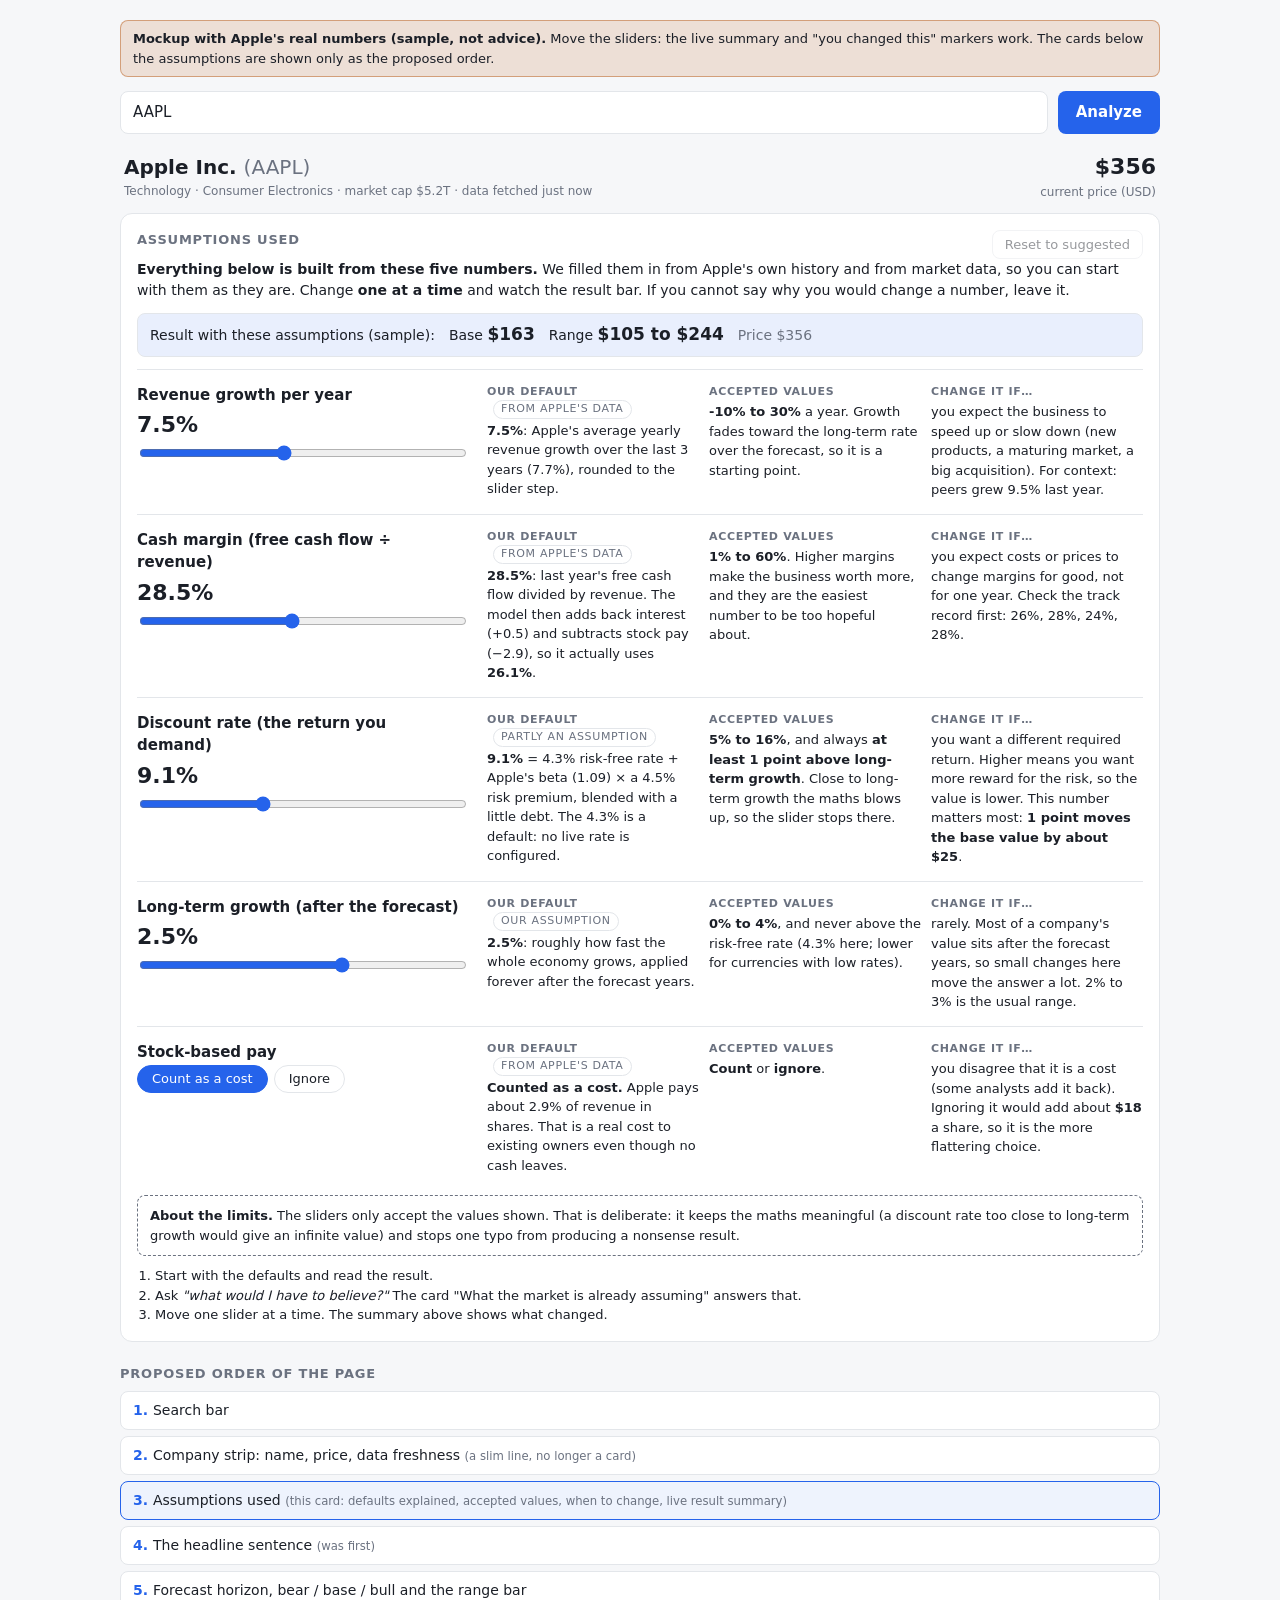
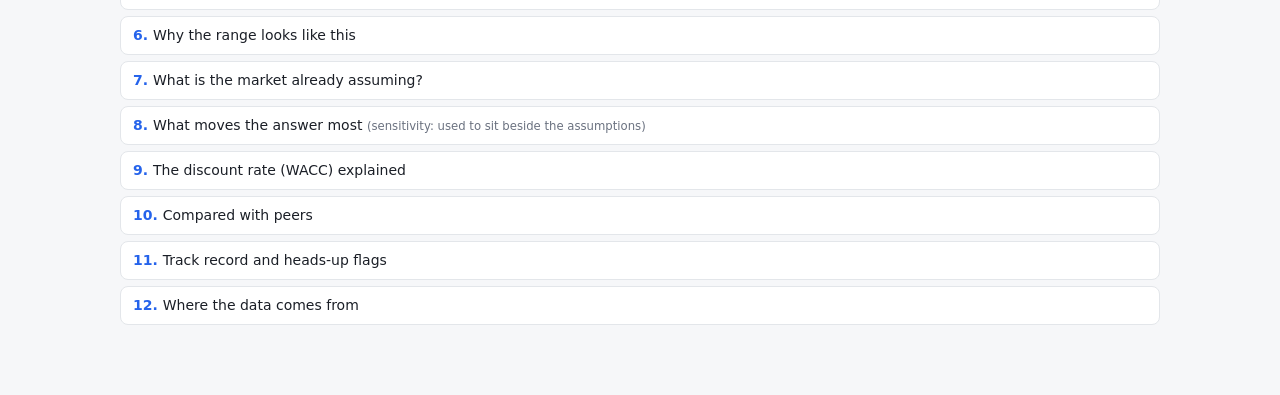
<file: docs/mockups/assumptions-first-mockup.html>
<!doctype html>
<html lang="en"><head><meta charset="utf-8"><meta name="viewport" content="width=device-width, initial-scale=1">
<title>Assumptions-first mockup</title>
<style>
  :root { --bg:#f6f7f9; --card:#fff; --ink:#1b1f27; --muted:#6b7280; --line:#e3e6ea; --accent:#2563eb; --good:#15803d; --bad:#b91c1c; --warn:#b45309; }
  @media (prefers-color-scheme: dark) {
    :root { --bg:#0f1217; --card:#171b22; --ink:#e8eaee; --muted:#9aa3b2; --line:#2a303a; --accent:#6ea0ff; --good:#4ade80; --bad:#f87171; --warn:#fbbf24; }
  }
  * { box-sizing:border-box; }
  [hidden] { display:none !important; }
  body { margin:0; padding:20px 16px 64px; background:var(--bg); color:var(--ink); font:15px/1.5 system-ui,-apple-system,Segoe UI,sans-serif; }
  .wrap { max-width:1040px; margin:0 auto; }
  .banner { background:color-mix(in srgb,var(--warn) 14%,transparent); border:1px solid color-mix(in srgb,var(--warn) 45%,transparent); border-radius:8px; padding:8px 12px; font-size:13px; margin-bottom:16px; }
  .top { display:flex; gap:10px; flex-wrap:wrap; align-items:center; margin-bottom:14px; }
  .top .box { flex:1; min-width:140px; border:1px solid var(--line); background:var(--card); border-radius:8px; padding:9px 12px; }
  .btn { background:var(--accent); color:#fff; border-radius:8px; padding:9px 16px; font-weight:600; }
  .card { background:var(--card); border:1px solid var(--line); border-radius:12px; padding:16px; margin-bottom:16px; }
  .row { display:grid; grid-template-columns:1fr 1fr; gap:16px; }
  @media (max-width:820px){ .row{ grid-template-columns:1fr; } }
  h1 { font-size:20px; margin:0; } h2 { font-size:13px; letter-spacing:.06em; text-transform:uppercase; color:var(--muted); margin:0 0 10px; font-weight:600; }
  .muted { color:var(--muted); } .small { font-size:12px; }
  .head { display:flex; justify-content:space-between; align-items:flex-start; gap:12px; flex-wrap:wrap; }
  .price { text-align:right; } .price b { font-size:22px; }
  .tag { display:inline-block; font-size:11px; padding:1px 8px; border-radius:999px; border:1px solid var(--line); color:var(--muted); margin-right:4px; }
  .pills { display:flex; gap:6px; flex-wrap:wrap; }
  .pills button { font:inherit; font-size:13px; border:1px solid var(--line); background:transparent; color:var(--ink); border-radius:999px; padding:3px 14px; cursor:pointer; }
  .pills button.on { background:var(--accent); border-color:var(--accent); color:#fff; }
  .mb { font:inherit; font-size:13px; border:1px solid var(--line); background:var(--card); color:var(--ink); border-radius:8px; padding:4px 12px; cursor:pointer; }
  .mb[disabled] { opacity:.45; cursor:default; }
  .scen { display:grid; grid-template-columns:repeat(3,1fr); gap:8px; }
  .scen div { border:1px solid var(--line); border-radius:8px; padding:10px; }
  .scen .base { border-color:var(--accent); }
  .scen b { display:block; font-size:22px; } .scen small { color:var(--muted); display:block; font-size:12px; }
  .bar { position:relative; height:30px; background:var(--line); border-radius:6px; margin:30px 0 6px; }
  .bar .rng { position:absolute; top:0; bottom:0; background:color-mix(in srgb,var(--accent) 28%,transparent); border:2px solid var(--accent); border-radius:6px; }
  .bar .mid { position:absolute; top:-3px; bottom:-3px; width:2px; background:var(--accent); }
  .bar .px { position:absolute; top:-10px; bottom:-10px; width:2px; background:var(--ink); }
  .bar .px span { position:absolute; top:-18px; left:-30px; font-size:11px; white-space:nowrap; }
  .scale { display:flex; justify-content:space-between; gap:8px; font-size:12px; color:var(--muted); }
  .verdict { margin-top:12px; padding:10px 12px; border-radius:8px; border:1px solid var(--line); background:color-mix(in srgb,var(--accent) 8%,transparent); }
  .takeaway { border-left:4px solid var(--accent); font-size:16px; }
  .takeaway .fine { display:block; margin-top:6px; font-size:12px; color:var(--muted); }
  .sl { display:grid; grid-template-columns:150px 1fr 56px; gap:8px; align-items:center; margin:8px 0; font-size:14px; }
  input[type=range] { width:100%; accent-color:var(--accent); }
  .sl .val { text-align:right; font-variant-numeric:tabular-nums; }
  .sbc { display:flex; justify-content:space-between; gap:12px; align-items:center; flex-wrap:wrap; margin:12px 0 4px; font-size:14px; }
  .hint { font-size:11px; color:var(--muted); display:block; font-weight:400; }
  .tor { display:grid; grid-template-columns:120px 1fr; gap:8px 10px; align-items:center; font-size:13px; }
  .tor .t { position:relative; height:18px; background:var(--line); border-radius:3px; }
  .tor .t i { position:absolute; top:0; bottom:0; background:var(--accent); opacity:.75; border-radius:3px; }
  .tor .t u { position:absolute; top:-3px; bottom:-3px; width:2px; background:var(--ink); }
  .tor .t em { position:absolute; top:0; font-style:normal; font-size:10px; line-height:18px; color:var(--ink); }
  .hist { display:grid; grid-template-columns:repeat(4,1fr); gap:20px; margin-top:12px; }
  .hist .col { text-align:center; min-width:0; }
  .hist .plot { height:90px; display:flex; align-items:flex-end; justify-content:center; border-bottom:1px solid var(--line); }
  .hist .plot i { display:block; width:60%; background:var(--accent); opacity:.75; border-radius:3px 3px 0 0; }
  .hist .lab { margin-top:10px; font-size:12px; line-height:1.6; color:var(--muted); }
  .hist .lab b { display:block; color:var(--ink); font-size:14px; }
  .explain { background:color-mix(in srgb,var(--accent) 7%,transparent); border:1px solid var(--line); border-radius:8px; padding:12px 14px; margin-bottom:14px; }
  .calc { display:grid; grid-template-columns:1fr auto; gap:4px 16px; font-size:14px; margin:8px 0; }
  .calc .r { text-align:right; font-variant-numeric:tabular-nums; }
  .calc .tot { font-weight:600; border-top:1px solid var(--line); padding-top:6px; }
  .chips { display:flex; flex-wrap:wrap; gap:6px; margin-bottom:12px; }
  .chip { border:1px solid var(--line); border-radius:999px; padding:2px 10px; font-size:12px; }
  .chip.add { border-style:dashed; color:var(--muted); }
  .peer td.me, .peer th.me { background:color-mix(in srgb,var(--accent) 9%,transparent); }
  .peer td { white-space:nowrap; }
  .scroll { overflow-x:auto; }
  table { border-collapse:collapse; width:100%; font-size:13px; }
  th, td { text-align:left; padding:7px 8px; border-bottom:1px solid var(--line); vertical-align:top; }
  th { color:var(--muted); font-weight:500; font-size:12px; }
  .peer td:first-child, .peer th:first-child { position:sticky; left:0; background:var(--card); z-index:1; }
  .ok { color:var(--good); } .mid-c { color:var(--warn); } .no { color:var(--bad); }
  .flags { padding-left:18px; margin:0; } .flags li { margin:6px 0; }
  /* implied growth */
  .big { font-size:34px; font-weight:700; line-height:1.1; }
  .cmp { display:grid; grid-template-columns:150px 1fr 48px; gap:6px 10px; align-items:center; font-size:13px; margin-top:10px; }
  .cmp .t { height:14px; background:var(--line); border-radius:3px; position:relative; }
  .cmp .t i { position:absolute; left:0; top:0; bottom:0; background:var(--accent); opacity:.75; border-radius:3px; }
  .cmp .t i.hl { background:var(--warn); opacity:.9; }
  .cmp .v { text-align:right; font-variant-numeric:tabular-nums; }
  /* glossary tooltips */
  .term { border-bottom:1px dotted var(--muted); cursor:help; position:relative; }
  .term:hover::after, .term:focus::after { content:attr(data-tip); position:absolute; left:0; top:100%; margin-top:6px; width:max-content; max-width:min(260px,78vw); background:var(--ink); color:var(--bg); padding:8px 10px; border-radius:8px; font-size:12px; line-height:1.45; font-weight:400; text-transform:none; letter-spacing:0; z-index:30; box-shadow:0 4px 14px rgba(0,0,0,.25); white-space:normal; text-align:left; }
  /* mock controls + states */
  .state ul { margin:6px 0 0; padding-left:18px; } .state li { margin:4px 0; }
  .state h1 { margin-bottom:6px; }
  .sk { height:18px; border-radius:6px; margin:10px 0; background:linear-gradient(90deg,var(--line) 25%,color-mix(in srgb,var(--line) 40%,transparent) 50%,var(--line) 75%); background-size:200% 100%; animation:sh 1.3s linear infinite; }
  @keyframes sh { from{background-position:200% 0} to{background-position:-200% 0} }
  @media (prefers-reduced-motion: reduce){ .sk{ animation:none; } }
  /* phone preview */

  /* ---- phone-width layout ---- */
  @media (max-width:560px){
    body { padding:12px 12px 48px; }
    .card { padding:14px; }
    .head .price { text-align:left; }
    .sl { grid-template-columns:1fr auto; }
    .sl label { grid-column:1; } .sl .val { grid-column:2; grid-row:1; } .sl input { grid-column:1 / -1; }
    .scen { gap:6px; } .scen div { padding:8px; } .scen b { font-size:18px; } .scen small { font-size:11px; }
    .tor { grid-template-columns:92px 1fr; }
    .hist { grid-template-columns:repeat(2,1fr); gap:16px 14px; }
    .cmp { grid-template-columns:110px 1fr 44px; }
    .calc { grid-template-columns:1fr auto; }
    .big { font-size:28px; }
    .takeaway { font-size:15px; }
    .scale { flex-direction:column; gap:2px; }
  }

/* ---- app additions ---- */
.search { display:flex; gap:10px; margin-bottom:14px; }
.search input { flex:1; min-width:0; font:inherit; border:1px solid var(--line); background:var(--card); color:var(--ink); border-radius:8px; padding:9px 12px; }
.search button { font:inherit; font-weight:600; border:0; background:var(--accent); color:#fff; border-radius:8px; padding:9px 18px; cursor:pointer; }
.fresh { font-size:12px; color:var(--muted); align-self:center; }
.scen .scen-card { border:1px solid var(--line); border-radius:8px; padding:10px; }
.scen .scen-card.base { border-color:var(--accent); }
.visually-hidden { position:absolute; width:1px; height:1px; overflow:hidden; clip:rect(0 0 0 0); white-space:nowrap; }

.chip button { border:0; background:none; color:var(--muted); cursor:pointer; padding:0 0 0 4px; font:inherit; }
.chip.add { cursor:pointer; background:none; font:inherit; font-size:12px; color:var(--muted); }
.peer-input { font:inherit; border:1px solid var(--line); background:var(--card); color:var(--ink); border-radius:8px; padding:6px 10px; margin-bottom:8px; }

/* data-sources table on phones: one block per input instead of three cramped columns */
@media (max-width:560px){
  #sources table, #sources tbody, #sources tr, #sources td { display:block; width:100%; }
  #sources tr:first-child { display:none; }
  #sources tr { padding:8px 0; border-bottom:1px solid var(--line); }
  #sources td { border:0; padding:2px 0; }
  #sources td:first-child { font-weight:600; }
}

.mockbanner { background:color-mix(in srgb,var(--warn) 14%,transparent); border:1px solid color-mix(in srgb,var(--warn) 45%,transparent); border-radius:8px; padding:8px 12px; font-size:13px; margin-bottom:14px; }
.strip { display:flex; justify-content:space-between; align-items:baseline; gap:12px; flex-wrap:wrap; padding:2px 4px 12px; }
.strip h1 { font-size:20px; margin:0; } .strip .px { text-align:right; }
.intro { margin:0 0 12px; font-size:14px; }
.live { position:sticky; top:0; z-index:5; background:color-mix(in srgb,var(--accent) 10%,var(--card)); border:1px solid var(--line); border-radius:8px; padding:8px 12px; margin:0 0 12px; font-size:14px; display:flex; gap:14px; flex-wrap:wrap; align-items:baseline; }
.live b { font-size:17px; }
.arow { display:grid; grid-template-columns:minmax(230px,1fr) 2fr; gap:10px 22px; padding:14px 0; border-top:1px solid var(--line); }
@media (max-width:760px){ .arow { grid-template-columns:1fr; } }
.arow .ctl label { font-weight:600; display:block; margin-bottom:2px; }
.arow .ctl .big2 { font-size:22px; font-weight:700; font-variant-numeric:tabular-nums; }
.arow input[type=range] { width:100%; accent-color:var(--accent); margin-top:4px; }
.arow .was { font-size:12px; color:var(--warn); min-height:16px; }
.facts { display:grid; grid-template-columns:repeat(3,1fr); gap:10px; font-size:13px; }
@media (max-width:1000px){ .facts { grid-template-columns:1fr; } }
.facts h4 { margin:0 0 2px; font-size:11px; letter-spacing:.06em; text-transform:uppercase; color:var(--muted); font-weight:600; }
.facts p { margin:0; }
.src { display:inline-block; font-size:11px; padding:0 7px; border-radius:999px; border:1px solid var(--line); color:var(--muted); margin-left:6px; font-weight:400; }
.accepted { margin-top:6px; padding:10px 12px; border:1px dashed var(--muted); border-radius:8px; font-size:13px; }
.howto { margin:10px 0 0; padding-left:18px; font-size:13px; }
.order { counter-reset:o; list-style:none; padding:0; margin:0; }
.order li { counter-increment:o; padding:8px 12px; border:1px solid var(--line); border-radius:8px; margin:6px 0; background:var(--card); font-size:14px; }
.order li::before { content:counter(o) ". "; font-weight:700; color:var(--accent); }
.order li.new { border-color:var(--accent); background:color-mix(in srgb,var(--accent) 8%,var(--card)); }
.order li small { color:var(--muted); }
</style></head>
<body><div class="wrap">

<div class="mockbanner"><b>Mockup with Apple's real numbers (sample, not advice).</b> Move the sliders: the live summary and "you changed this" markers work. The cards below the assumptions are shown only as the proposed order.</div>

<form class="search" onsubmit="return false"><input value="AAPL"><button>Analyze</button></form>

<!-- slim strip instead of a card -->
<div class="strip">
  <div><h1>Apple Inc. <span class="muted" style="font-weight:400">(AAPL)</span></h1>
    <div class="small muted">Technology · Consumer Electronics · market cap $5.2T · data fetched just now</div></div>
  <div class="px"><b style="font-size:22px">$356</b><div class="small muted">current price (USD)</div></div>
</div>

<div class="card" id="assump">
  <div class="head"><h2>Assumptions used</h2>
    <div><span class="tag" id="edited" hidden></span><button type="button" class="mb" id="reset" disabled>Reset to suggested</button></div></div>
  <p class="intro"><b>Everything below is built from these five numbers.</b> We filled them in from Apple's own history and from market data, so you can start with them as they are. Change <b>one at a time</b> and watch the result bar. If you cannot say why you would change a number, leave it.</p>

  <div class="live" id="live"></div>

  <div class="arow" data-k="g">
    <div class="ctl"><label for="g">Revenue growth per year</label><span class="big2" id="gv"></span>
      <input type="range" id="g" min="-10" max="30" step="0.5" value="7.5"><div class="was" id="gw"></div></div>
    <div class="facts">
      <div><h4>Our default <span class="src">from Apple's data</span></h4><p><b>7.5%</b>: Apple's average yearly revenue growth over the last 3 years (7.7%), rounded to the slider step.</p></div>
      <div><h4>Accepted values</h4><p><b>-10% to 30%</b> a year. Growth fades toward the long-term rate over the forecast, so it is a starting point.</p></div>
      <div><h4>Change it if…</h4><p>you expect the business to speed up or slow down (new products, a maturing market, a big acquisition). For context: peers grew 9.5% last year.</p></div>
    </div></div>

  <div class="arow" data-k="m">
    <div class="ctl"><label for="m">Cash margin (free cash flow ÷ revenue)</label><span class="big2" id="mv"></span>
      <input type="range" id="m" min="1" max="60" step="0.5" value="28.5"><div class="was" id="mw"></div></div>
    <div class="facts">
      <div><h4>Our default <span class="src">from Apple's data</span></h4><p><b>28.5%</b>: last year's free cash flow divided by revenue. The model then adds back interest (+0.5) and subtracts stock pay (−2.9), so it actually uses <b id="mused">26.1%</b>.</p></div>
      <div><h4>Accepted values</h4><p><b>1% to 60%</b>. Higher margins make the business worth more, and they are the easiest number to be too hopeful about.</p></div>
      <div><h4>Change it if…</h4><p>you expect costs or prices to change margins for good, not for one year. Check the track record first: 26%, 28%, 24%, 28%.</p></div>
    </div></div>

  <div class="arow" data-k="w">
    <div class="ctl"><label for="w">Discount rate (the return you demand)</label><span class="big2" id="wv"></span>
      <input type="range" id="w" min="5" max="16" step="0.1" value="9.1"><div class="was" id="ww"></div></div>
    <div class="facts">
      <div><h4>Our default <span class="src">partly an assumption</span></h4><p><b>9.1%</b> = 4.3% risk-free rate + Apple's beta (1.09) × a 4.5% risk premium, blended with a little debt. The 4.3% is a default: no live rate is configured.</p></div>
      <div><h4>Accepted values</h4><p><b>5% to 16%</b>, and always <b>at least 1 point above long-term growth</b>. Close to long-term growth the maths blows up, so the slider stops there.</p></div>
      <div><h4>Change it if…</h4><p>you want a different required return. Higher means you want more reward for the risk, so the value is lower. This number matters most: <b id="wsens">1 point moves the base value by about $30</b>.</p></div>
    </div></div>

  <div class="arow" data-k="t">
    <div class="ctl"><label for="t">Long-term growth (after the forecast)</label><span class="big2" id="tv"></span>
      <input type="range" id="t" min="0" max="4" step="0.25" value="2.5"><div class="was" id="tw"></div></div>
    <div class="facts">
      <div><h4>Our default <span class="src">our assumption</span></h4><p><b>2.5%</b>: roughly how fast the whole economy grows, applied forever after the forecast years.</p></div>
      <div><h4>Accepted values</h4><p><b>0% to 4%</b>, and never above the risk-free rate (4.3% here; lower for currencies with low rates).</p></div>
      <div><h4>Change it if…</h4><p>rarely. Most of a company's value sits after the forecast years, so small changes here move the answer a lot. 2% to 3% is the usual range.</p></div>
    </div></div>

  <div class="arow" data-k="s">
    <div class="ctl"><label>Stock-based pay</label>
      <div class="pills" id="sbc"><button type="button" class="on" data-v="1">Count as a cost</button><button type="button" data-v="0">Ignore</button></div><div class="was" id="sw"></div></div>
    <div class="facts">
      <div><h4>Our default <span class="src">from Apple's data</span></h4><p><b>Counted as a cost.</b> Apple pays about 2.9% of revenue in shares. That is a real cost to existing owners even though no cash leaves.</p></div>
      <div><h4>Accepted values</h4><p><b>Count</b> or <b>ignore</b>.</p></div>
      <div><h4>Change it if…</h4><p>you disagree that it is a cost (some analysts add it back). Ignoring it would add about <b id="sbcgap">$17</b> a share, so it is the more flattering choice.</p></div>
    </div></div>

  <div class="accepted"><b>About the limits.</b> The sliders only accept the values shown. That is deliberate: it keeps the maths meaningful (a discount rate too close to long-term growth would give an infinite value) and stops one typo from producing a nonsense result.</div>
  <ol class="howto"><li>Start with the defaults and read the result.</li><li>Ask <i>"what would I have to believe?"</i> The card "What the market is already assuming" answers that.</li><li>Move one slider at a time. The summary above shows what changed.</li></ol>
</div>

<h2 style="margin:22px 0 8px">Proposed order of the page</h2>
<ol class="order">
  <li>Search bar</li>
  <li>Company strip: name, price, data freshness <small>(a slim line, no longer a card)</small></li>
  <li class="new">Assumptions used <small>(this card: defaults explained, accepted values, when to change, live result summary)</small></li>
  <li>The headline sentence <small>(was first)</small></li>
  <li>Forecast horizon, bear / base / bull and the range bar</li>
  <li>Why the range looks like this</li>
  <li>What is the market already assuming?</li>
  <li>What moves the answer most <small>(sensitivity: used to sit beside the assumptions)</small></li>
  <li>The discount rate (WACC) explained</li>
  <li>Compared with peers</li>
  <li>Track record and heads-up flags</li>
  <li>Where the data comes from</li>
</ol>
</div>

<script>
const D = { g:7.5, m:28.5, w:9.1, t:2.5, s:1 };
const AAPL = { rev0:478.83, cash:136.9, debt:80.11, shares:14.532, price:355.63, sbc:2.88, interest:0.49 };
const $ = id => document.getElementById(id);
function dcf(g, m, w, t, sbcOn, n=5) {
  const margin = Math.max(0, m + AAPL.interest - (sbcOn ? AAPL.sbc : 0));
  let rev = AAPL.rev0, pv = 0, f = 0;
  for (let i = 1; i <= n; i++) { rev *= 1 + (g + (t - g) * ((i - 1) / n) * 0.5) / 100; f = rev * margin / 100; pv += f / Math.pow(1 + w / 100, i); }
  const tv = f * (1 + t / 100) / ((w - t) / 100);
  return Math.max(0, (pv + tv / Math.pow(1 + w / 100, n) + AAPL.cash - AAPL.debt) / AAPL.shares);
}
const cur = () => ({ g:+$('g').value, m:+$('m').value, w:+$('w').value, t:+$('t').value, s:$('sbc').querySelector('.on').dataset.v === '1' });
const fmt = x => '$' + Math.round(x);
function render() {
  const a = cur();
  if (a.w < a.t + 1) { a.w = a.t + 1; $('w').value = a.w; }
  $('gv').textContent = a.g + '%'; $('mv').textContent = a.m + '%'; $('wv').textContent = a.w.toFixed(1) + '%'; $('tv').textContent = a.t + '%';
  const used = Math.max(0, a.m + AAPL.interest - (a.s ? AAPL.sbc : 0)); $('mused').textContent = used.toFixed(1) + '%';
  const base = dcf(a.g, a.m, a.w, a.t, a.s);
  const bear = dcf(a.g - 4, a.m - 3, a.w + 1, Math.max(a.t - .5, 0), a.s), bull = dcf(a.g + 4, a.m + 3, Math.min(a.w, Math.max(a.w - 1, a.t + 2)), a.t, a.s);
  $('live').innerHTML = `<span>Result with these assumptions (sample):</span> <span>Base <b>${fmt(base)}</b></span> <span>Range <b>${fmt(bear)} to ${fmt(bull)}</b></span> <span class="muted">Price ${fmt(AAPL.price)}</span>`;
  const mark = (id, changed, was) => { $(id).textContent = changed ? 'You changed this (default: ' + was + ')' : ''; return changed ? 1 : 0; };
  let n = 0;
  n += mark('gw', a.g !== D.g, D.g + '%'); n += mark('mw', a.m !== D.m, D.m + '%'); n += mark('ww', Math.abs(a.w - D.w) > 1e-9, D.w + '%');
  n += mark('tw', a.t !== D.t, D.t + '%'); n += mark('sw', a.s !== !!D.s, 'counted as a cost');
  $('edited').hidden = !n; $('edited').textContent = n + ' changed'; $('reset').disabled = !n;
  $('wsens').textContent = '1 point moves the base value by about ' + fmt((dcf(a.g, a.m, a.w - 1, a.t, a.s) - dcf(a.g, a.m, a.w + 1, a.t, a.s)) / 2);
  $('sbcgap').textContent = fmt(dcf(a.g, a.m, a.w, a.t, false) - dcf(a.g, a.m, a.w, a.t, true));
}
['g','m','w','t'].forEach(id => $(id).addEventListener('input', render));
$('sbc').addEventListener('click', e => { const b = e.target.closest('button'); if (!b) return; [...$('sbc').children].forEach(x => x.classList.toggle('on', x === b)); render(); });
$('reset').addEventListener('click', () => { $('g').value = D.g; $('m').value = D.m; $('w').value = D.w; $('t').value = D.t; [...$('sbc').children].forEach(x => x.classList.toggle('on', x.dataset.v === '1')); render(); });
render();
</script></body></html>
</file>
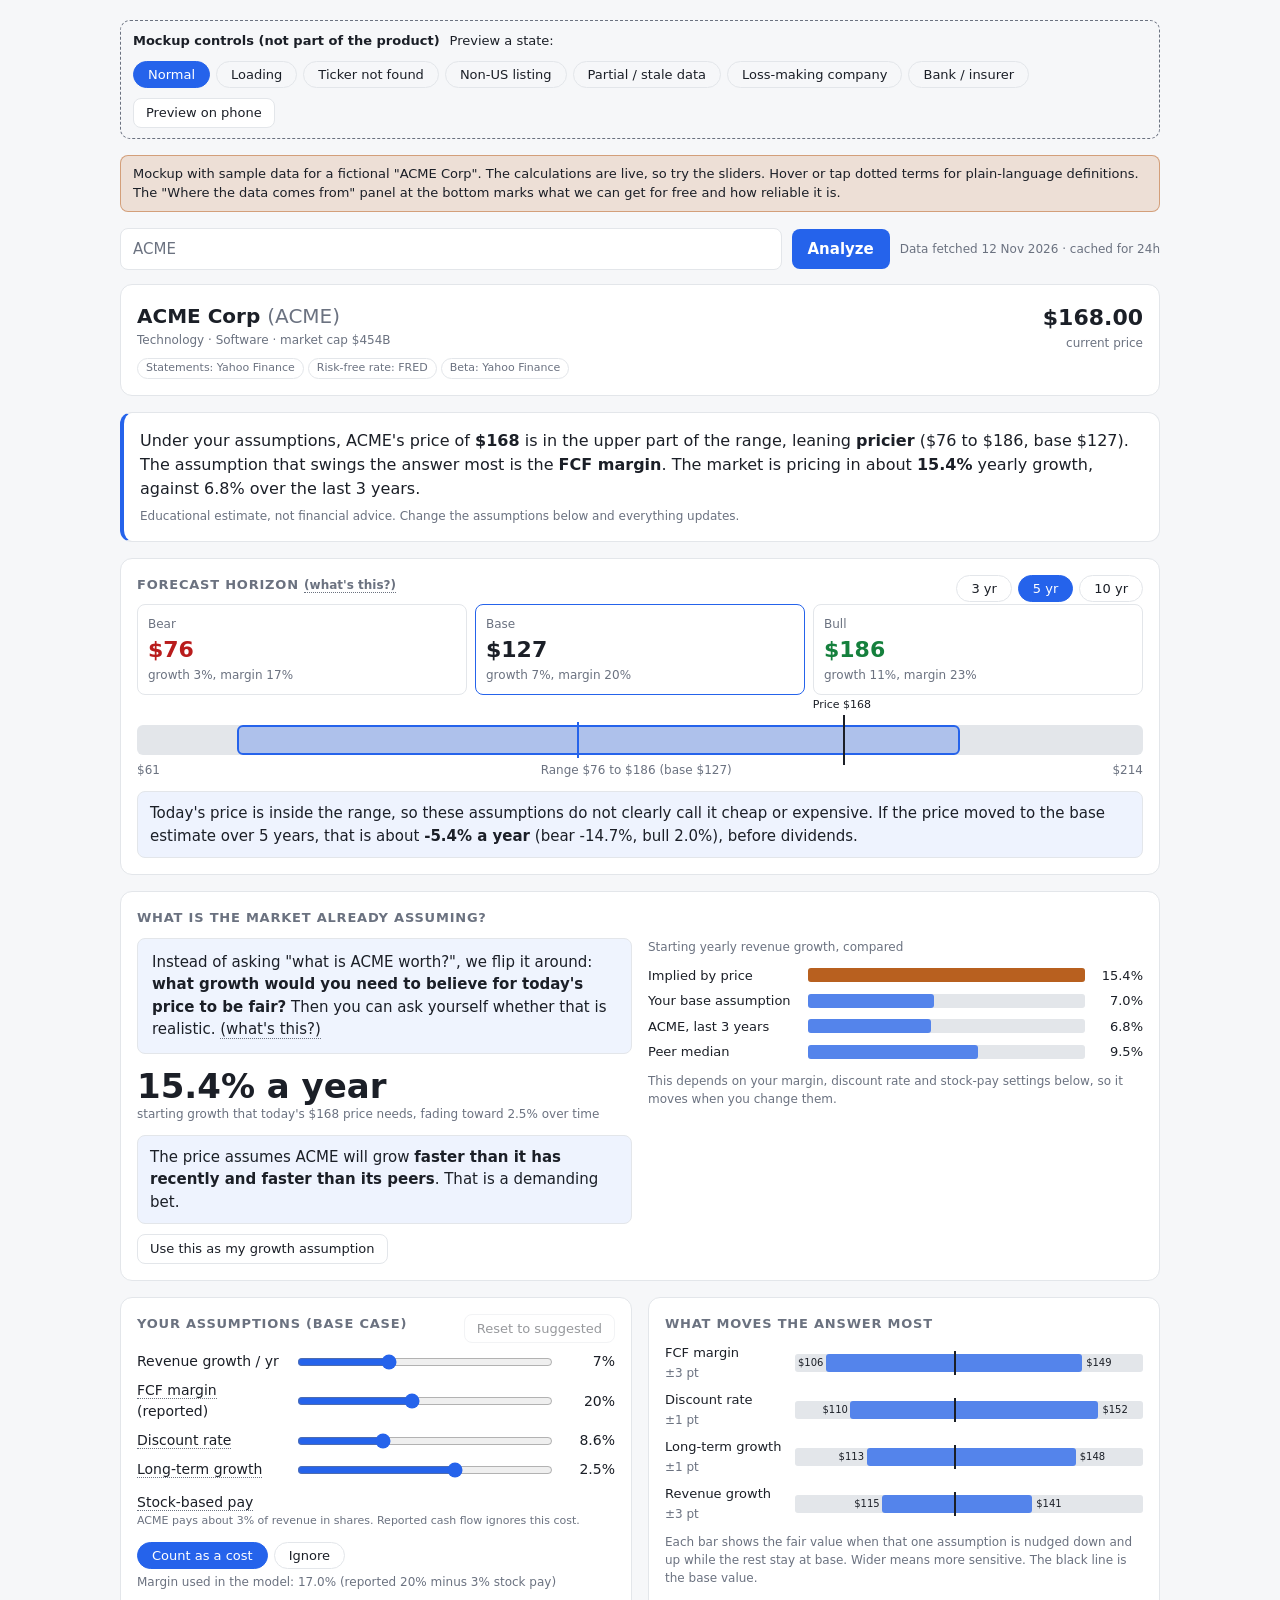
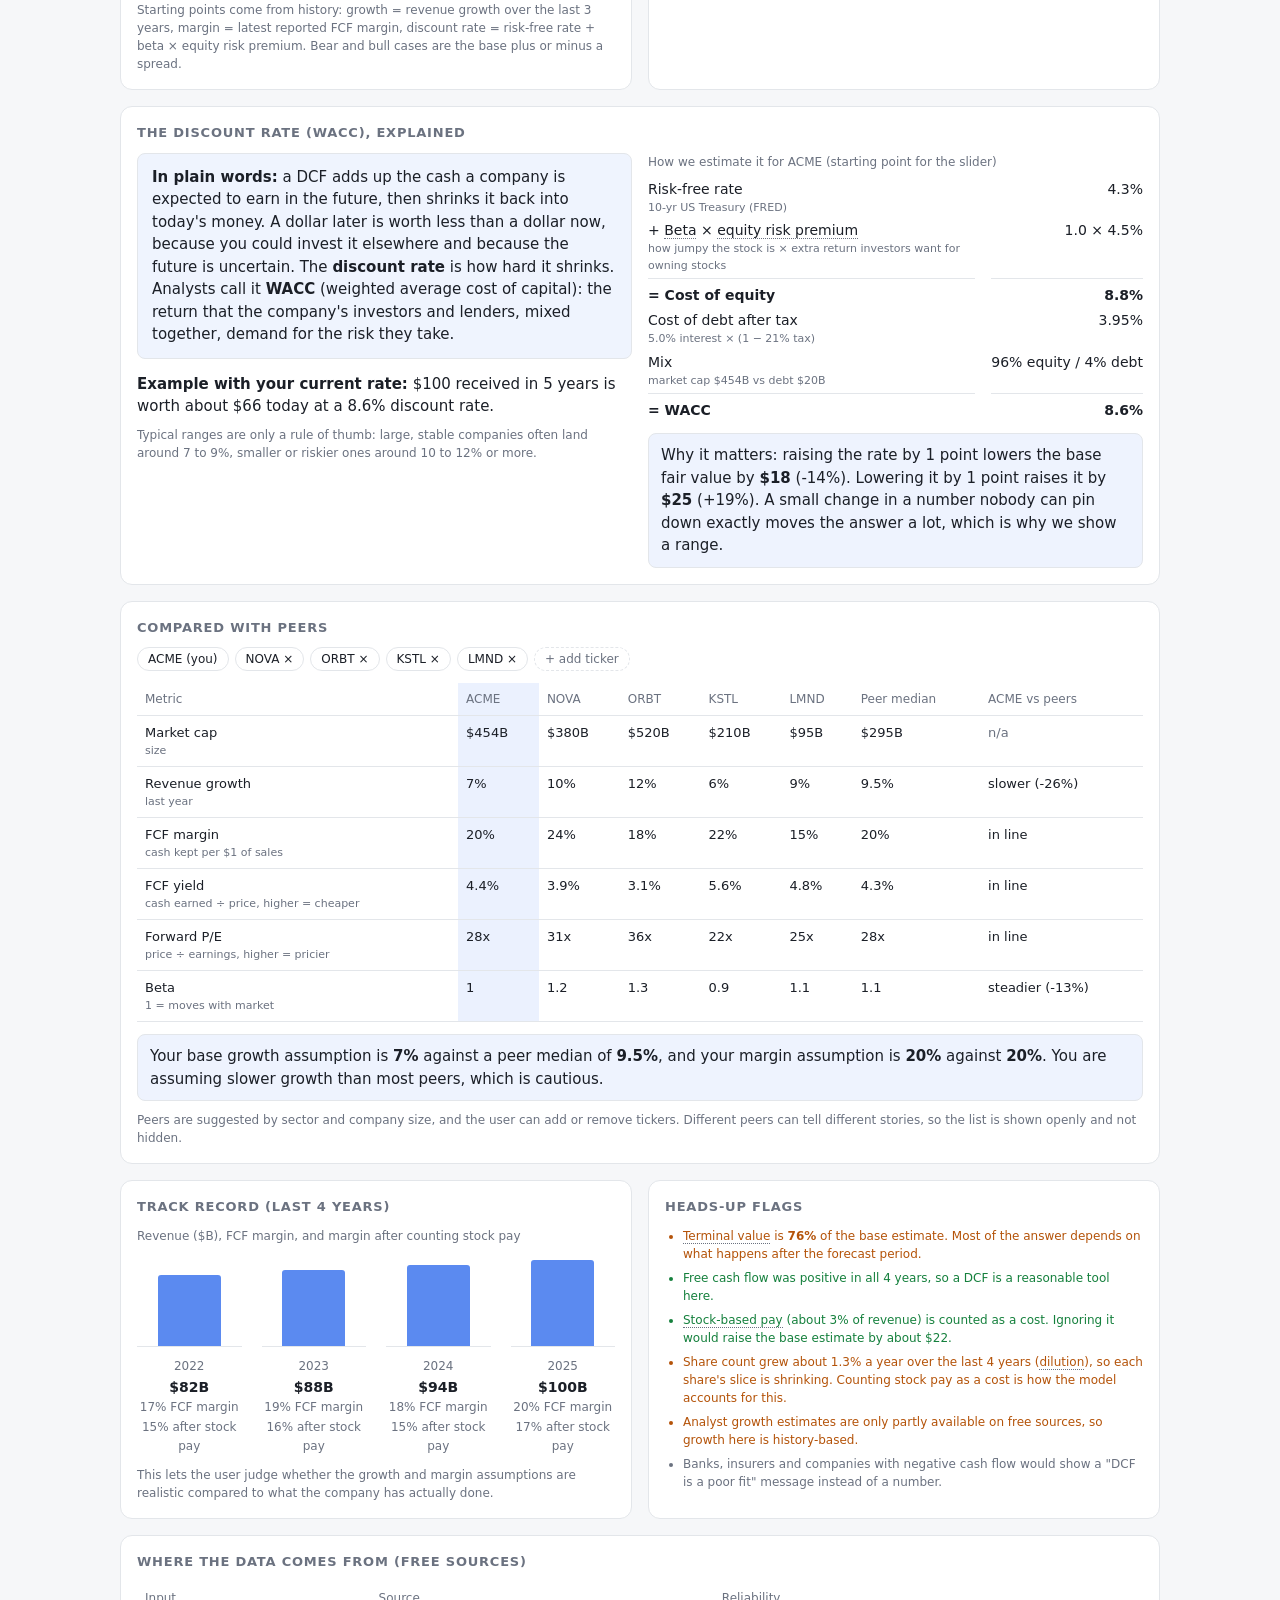
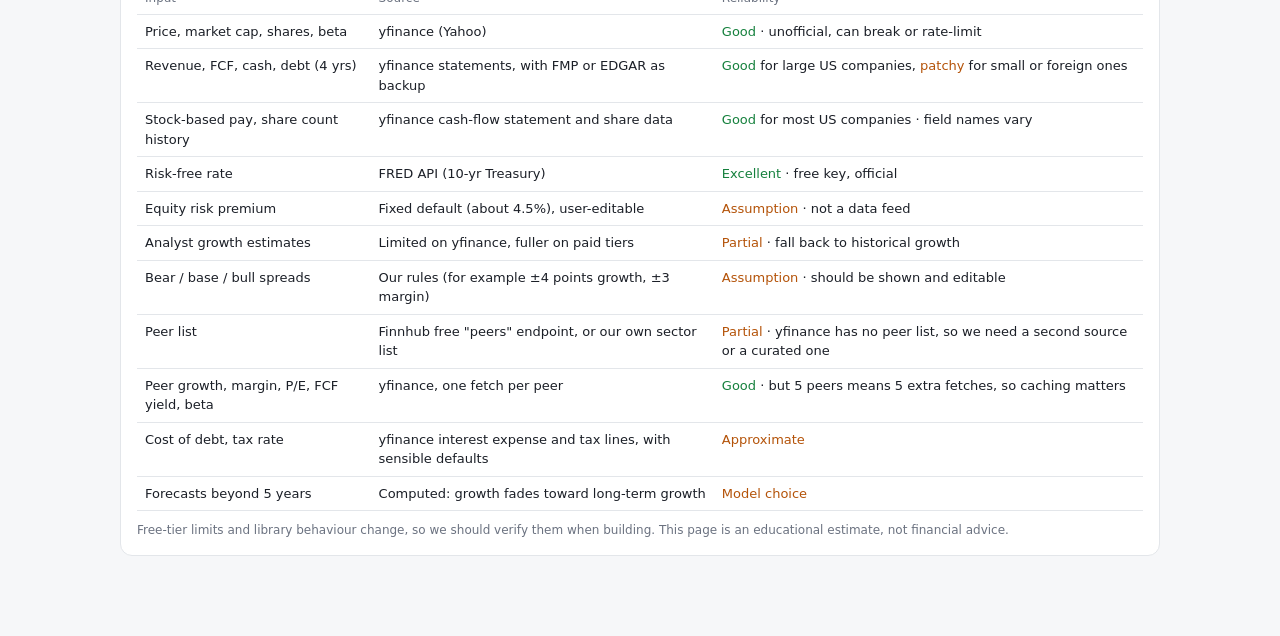
<file: docs/mockups/dcf-results-page-mockup.html>
<!doctype html>
<html lang="en">
<head>
<meta charset="utf-8">
<meta name="viewport" content="width=device-width, initial-scale=1">
<title>Option B full mockup</title>
<style>
  :root { --bg:#f6f7f9; --card:#fff; --ink:#1b1f27; --muted:#6b7280; --line:#e3e6ea; --accent:#2563eb; --good:#15803d; --bad:#b91c1c; --warn:#b45309; }
  @media (prefers-color-scheme: dark) {
    :root { --bg:#0f1217; --card:#171b22; --ink:#e8eaee; --muted:#9aa3b2; --line:#2a303a; --accent:#6ea0ff; --good:#4ade80; --bad:#f87171; --warn:#fbbf24; }
  }
  * { box-sizing:border-box; }
  [hidden] { display:none !important; }
  body { margin:0; padding:20px 16px 64px; background:var(--bg); color:var(--ink); font:15px/1.5 system-ui,-apple-system,Segoe UI,sans-serif; }
  .wrap { max-width:1040px; margin:0 auto; }
  .banner { background:color-mix(in srgb,var(--warn) 14%,transparent); border:1px solid color-mix(in srgb,var(--warn) 45%,transparent); border-radius:8px; padding:8px 12px; font-size:13px; margin-bottom:16px; }
  .top { display:flex; gap:10px; flex-wrap:wrap; align-items:center; margin-bottom:14px; }
  .top .box { flex:1; min-width:140px; border:1px solid var(--line); background:var(--card); border-radius:8px; padding:9px 12px; }
  .btn { background:var(--accent); color:#fff; border-radius:8px; padding:9px 16px; font-weight:600; }
  .card { background:var(--card); border:1px solid var(--line); border-radius:12px; padding:16px; margin-bottom:16px; }
  .row { display:grid; grid-template-columns:1fr 1fr; gap:16px; }
  @media (max-width:820px){ .row{ grid-template-columns:1fr; } }
  h1 { font-size:20px; margin:0; } h2 { font-size:13px; letter-spacing:.06em; text-transform:uppercase; color:var(--muted); margin:0 0 10px; font-weight:600; }
  .muted { color:var(--muted); } .small { font-size:12px; }
  .head { display:flex; justify-content:space-between; align-items:flex-start; gap:12px; flex-wrap:wrap; }
  .price { text-align:right; } .price b { font-size:22px; }
  .tag { display:inline-block; font-size:11px; padding:1px 8px; border-radius:999px; border:1px solid var(--line); color:var(--muted); margin-right:4px; }
  .pills { display:flex; gap:6px; flex-wrap:wrap; }
  .pills button { font:inherit; font-size:13px; border:1px solid var(--line); background:transparent; color:var(--ink); border-radius:999px; padding:3px 14px; cursor:pointer; }
  .pills button.on { background:var(--accent); border-color:var(--accent); color:#fff; }
  .mb { font:inherit; font-size:13px; border:1px solid var(--line); background:var(--card); color:var(--ink); border-radius:8px; padding:4px 12px; cursor:pointer; }
  .mb[disabled] { opacity:.45; cursor:default; }
  .scen { display:grid; grid-template-columns:repeat(3,1fr); gap:8px; }
  .scen div { border:1px solid var(--line); border-radius:8px; padding:10px; }
  .scen .base { border-color:var(--accent); }
  .scen b { display:block; font-size:22px; } .scen small { color:var(--muted); display:block; font-size:12px; }
  .bar { position:relative; height:30px; background:var(--line); border-radius:6px; margin:30px 0 6px; }
  .bar .rng { position:absolute; top:0; bottom:0; background:color-mix(in srgb,var(--accent) 28%,transparent); border:2px solid var(--accent); border-radius:6px; }
  .bar .mid { position:absolute; top:-3px; bottom:-3px; width:2px; background:var(--accent); }
  .bar .px { position:absolute; top:-10px; bottom:-10px; width:2px; background:var(--ink); }
  .bar .px span { position:absolute; top:-18px; left:-30px; font-size:11px; white-space:nowrap; }
  .scale { display:flex; justify-content:space-between; gap:8px; font-size:12px; color:var(--muted); }
  .verdict { margin-top:12px; padding:10px 12px; border-radius:8px; border:1px solid var(--line); background:color-mix(in srgb,var(--accent) 8%,transparent); }
  .takeaway { border-left:4px solid var(--accent); font-size:16px; }
  .takeaway .fine { display:block; margin-top:6px; font-size:12px; color:var(--muted); }
  .sl { display:grid; grid-template-columns:150px 1fr 56px; gap:8px; align-items:center; margin:8px 0; font-size:14px; }
  input[type=range] { width:100%; accent-color:var(--accent); }
  .sl .val { text-align:right; font-variant-numeric:tabular-nums; }
  .sbc { display:flex; justify-content:space-between; gap:12px; align-items:center; flex-wrap:wrap; margin:12px 0 4px; font-size:14px; }
  .hint { font-size:11px; color:var(--muted); display:block; font-weight:400; }
  .tor { display:grid; grid-template-columns:120px 1fr; gap:8px 10px; align-items:center; font-size:13px; }
  .tor .t { position:relative; height:18px; background:var(--line); border-radius:3px; }
  .tor .t i { position:absolute; top:0; bottom:0; background:var(--accent); opacity:.75; border-radius:3px; }
  .tor .t u { position:absolute; top:-3px; bottom:-3px; width:2px; background:var(--ink); }
  .tor .t em { position:absolute; top:0; font-style:normal; font-size:10px; line-height:18px; color:var(--ink); }
  .hist { display:grid; grid-template-columns:repeat(4,1fr); gap:20px; margin-top:12px; }
  .hist .col { text-align:center; min-width:0; }
  .hist .plot { height:90px; display:flex; align-items:flex-end; justify-content:center; border-bottom:1px solid var(--line); }
  .hist .plot i { display:block; width:60%; background:var(--accent); opacity:.75; border-radius:3px 3px 0 0; }
  .hist .lab { margin-top:10px; font-size:12px; line-height:1.6; color:var(--muted); }
  .hist .lab b { display:block; color:var(--ink); font-size:14px; }
  .explain { background:color-mix(in srgb,var(--accent) 7%,transparent); border:1px solid var(--line); border-radius:8px; padding:12px 14px; margin-bottom:14px; }
  .calc { display:grid; grid-template-columns:1fr auto; gap:4px 16px; font-size:14px; margin:8px 0; }
  .calc .r { text-align:right; font-variant-numeric:tabular-nums; }
  .calc .tot { font-weight:600; border-top:1px solid var(--line); padding-top:6px; }
  .chips { display:flex; flex-wrap:wrap; gap:6px; margin-bottom:12px; }
  .chip { border:1px solid var(--line); border-radius:999px; padding:2px 10px; font-size:12px; }
  .chip.add { border-style:dashed; color:var(--muted); }
  .peer td.me, .peer th.me { background:color-mix(in srgb,var(--accent) 9%,transparent); }
  .peer td { white-space:nowrap; }
  .scroll { overflow-x:auto; }
  table { border-collapse:collapse; width:100%; font-size:13px; }
  th, td { text-align:left; padding:7px 8px; border-bottom:1px solid var(--line); vertical-align:top; }
  th { color:var(--muted); font-weight:500; font-size:12px; }
  .peer td:first-child, .peer th:first-child { position:sticky; left:0; background:var(--card); z-index:1; }
  .ok { color:var(--good); } .mid-c { color:var(--warn); } .no { color:var(--bad); }
  .flags { padding-left:18px; margin:0; } .flags li { margin:6px 0; }
  /* implied growth */
  .big { font-size:34px; font-weight:700; line-height:1.1; }
  .cmp { display:grid; grid-template-columns:150px 1fr 48px; gap:6px 10px; align-items:center; font-size:13px; margin-top:10px; }
  .cmp .t { height:14px; background:var(--line); border-radius:3px; position:relative; }
  .cmp .t i { position:absolute; left:0; top:0; bottom:0; background:var(--accent); opacity:.75; border-radius:3px; }
  .cmp .t i.hl { background:var(--warn); opacity:.9; }
  .cmp .v { text-align:right; font-variant-numeric:tabular-nums; }
  /* glossary tooltips */
  .term { border-bottom:1px dotted var(--muted); cursor:help; position:relative; }
  .term:hover::after, .term:focus::after { content:attr(data-tip); position:absolute; left:0; top:100%; margin-top:6px; width:max-content; max-width:min(260px,78vw); background:var(--ink); color:var(--bg); padding:8px 10px; border-radius:8px; font-size:12px; line-height:1.45; font-weight:400; text-transform:none; letter-spacing:0; z-index:30; box-shadow:0 4px 14px rgba(0,0,0,.25); white-space:normal; text-align:left; }
  /* mock controls + states */
  .mockbar { border:1px dashed var(--muted); border-radius:10px; padding:10px 12px; margin-bottom:16px; font-size:13px; display:flex; flex-wrap:wrap; gap:10px; align-items:center; }
  .mockbar > b { white-space:nowrap; }
  .state ul { margin:6px 0 0; padding-left:18px; } .state li { margin:4px 0; }
  .state h1 { margin-bottom:6px; }
  .sk { height:18px; border-radius:6px; margin:10px 0; background:linear-gradient(90deg,var(--line) 25%,color-mix(in srgb,var(--line) 40%,transparent) 50%,var(--line) 75%); background-size:200% 100%; animation:sh 1.3s linear infinite; }
  @keyframes sh { from{background-position:200% 0} to{background-position:-200% 0} }
  @media (prefers-reduced-motion: reduce){ .sk{ animation:none; } }
  /* phone preview */
  #phoneOv { position:fixed; inset:0; background:rgba(0,0,0,.6); display:flex; flex-direction:column; align-items:center; justify-content:center; gap:10px; z-index:100; }
  #phoneOv[hidden] { display:none; }
  .phone { width:390px; max-width:96vw; height:min(780px,84vh); border:10px solid #111; border-radius:28px; overflow:hidden; background:var(--bg); }
  .phone iframe { width:100%; height:100%; border:0; display:block; }

  /* ---- phone-width layout ---- */
  @media (max-width:560px){
    body { padding:12px 12px 48px; }
    .card { padding:14px; }
    .head .price { text-align:left; }
    .sl { grid-template-columns:1fr auto; }
    .sl label { grid-column:1; } .sl .val { grid-column:2; grid-row:1; } .sl input { grid-column:1 / -1; }
    .scen { gap:6px; } .scen div { padding:8px; } .scen b { font-size:18px; } .scen small { font-size:11px; }
    .tor { grid-template-columns:92px 1fr; }
    .hist { grid-template-columns:repeat(2,1fr); gap:16px 14px; }
    .cmp { grid-template-columns:110px 1fr 44px; }
    .calc { grid-template-columns:1fr auto; }
    .big { font-size:28px; }
    .takeaway { font-size:15px; }
    .scale { flex-direction:column; gap:2px; }
  }
</style>
</head>
<body>
<div class="wrap">

  <div class="mockbar" id="mockbar">
    <b>Mockup controls (not part of the product)</b>
    <span>Preview a state:</span>
    <div class="pills" id="statePills"></div>
    <button class="mb" id="phoneBtn">Preview on phone</button>
  </div>

  <div class="banner">Mockup with sample data for a fictional "ACME Corp". The calculations are live, so try the sliders. Hover or tap dotted terms for plain-language definitions. The "Where the data comes from" panel at the bottom marks what we can get for free and how reliable it is.</div>

  <div class="top">
    <div class="box muted">ACME</div>
    <div class="btn">Analyze</div>
    <span class="small muted">Data fetched 12 Nov 2026 · cached for 24h</span>
  </div>

  <div id="stateBanner"></div>
  <div id="statePanel" hidden></div>

  <div id="main">

  <div class="card">
    <div class="head">
      <div>
        <h1>ACME Corp <span class="muted" style="font-weight:400">(ACME)</span></h1>
        <div class="small muted">Technology · Software · market cap $454B</div>
        <div style="margin-top:6px"><span class="tag">Statements: Yahoo Finance</span><span class="tag">Risk-free rate: FRED</span><span class="tag">Beta: Yahoo Finance</span></div>
      </div>
      <div class="price"><b>$168.00</b><div class="small muted">current price</div></div>
    </div>
  </div>

  <div class="card takeaway" id="takeaway"></div>

  <div class="card">
    <div class="head">
      <h2>Forecast horizon <span data-g="horizon" class="small" style="text-transform:none;letter-spacing:0">(what's this?)</span></h2>
      <div class="pills" id="pills"></div>
    </div>
    <div class="scen" id="scen"></div>
    <div class="bar" id="bar"><div class="rng" id="rng"></div><div class="mid" id="mid"></div><div class="px" id="px"><span>Price $168</span></div></div>
    <div class="scale"><span id="sMin"></span><span id="sRange"></span><span id="sMax"></span></div>
    <div class="verdict" id="verdict"></div>
  </div>

  <div class="card">
    <h2>What is the market already assuming?</h2>
    <div class="row">
      <div>
        <div class="explain">Instead of asking "what is ACME worth?", we flip it around: <b>what growth would you need to believe for today's price to be fair?</b> Then you can ask yourself whether that is realistic. <span data-g="impl">(what's this?)</span></div>
        <div class="big" id="impBig"></div>
        <div class="small muted" id="impSub"></div>
        <div class="verdict" id="impNote"></div>
        <div style="margin-top:10px"><button class="mb" id="setImp">Use this as my growth assumption</button></div>
      </div>
      <div>
        <div class="small muted">Starting yearly revenue growth, compared</div>
        <div class="cmp" id="impCmp"></div>
        <p class="small muted" style="margin:10px 0 0">This depends on your margin, discount rate and stock-pay settings below, so it moves when you change them.</p>
      </div>
    </div>
  </div>

  <div class="row">
    <div class="card">
      <div class="head">
        <h2>Your assumptions (base case)</h2>
        <div><span class="tag" id="edited" hidden>Edited</span><button class="mb" id="reset" disabled>Reset to suggested</button></div>
      </div>
      <div class="sl"><label for="g">Revenue growth / yr</label><input type="range" id="g" min="0" max="20" step="0.5" value="7"><span class="val" id="gv"></span></div>
      <div class="sl"><label for="m"><span data-g="fcfm">FCF margin</span> (reported)</label><input type="range" id="m" min="8" max="35" step="0.5" value="20"><span class="val" id="mv"></span></div>
      <div class="sl"><label for="w"><span data-g="wacc">Discount rate</span></label><input type="range" id="w" min="6" max="14" step="0.1" value="8.6"><span class="val" id="wv"></span></div>
      <div class="sl"><label for="t"><span data-g="ltg">Long-term growth</span></label><input type="range" id="t" min="0" max="4" step="0.25" value="2.5"><span class="val" id="tv"></span></div>
      <div class="sbc">
        <div><span data-g="sbc">Stock-based pay</span><span class="hint">ACME pays about 3% of revenue in shares. Reported cash flow ignores this cost.</span></div>
        <div class="pills" id="sbcSeg"><button data-v="1" class="on">Count as a cost</button><button data-v="0">Ignore</button></div>
      </div>
      <div class="small muted" id="mEff"></div>
      <p class="small muted" style="margin:10px 0 0">Starting points come from history: growth = revenue growth over the last 3 years, margin = latest reported FCF margin, discount rate = risk-free rate + beta × equity risk premium. Bear and bull cases are the base plus or minus a spread.</p>
    </div>
    <div class="card">
      <h2>What moves the answer most</h2>
      <div class="tor" id="tor"></div>
      <p class="small muted" style="margin:10px 0 0">Each bar shows the fair value when that one assumption is nudged down and up while the rest stay at base. Wider means more sensitive. The black line is the base value.</p>
    </div>
  </div>

  <div class="card">
    <h2>The discount rate (WACC), explained</h2>
    <div class="row">
      <div>
        <div class="explain">
          <b>In plain words:</b> a DCF adds up the cash a company is expected to earn in the future, then shrinks it back into today's money. A dollar later is worth less than a dollar now, because you could invest it elsewhere and because the future is uncertain. The <b>discount rate</b> is how hard it shrinks. Analysts call it <b>WACC</b> (weighted average cost of capital): the return that the company's investors and lenders, mixed together, demand for the risk they take.
        </div>
        <p style="margin:0 0 8px"><b>Example with your current rate:</b> <span id="wPV"></span></p>
        <p style="margin:0" class="muted small">Typical ranges are only a rule of thumb: large, stable companies often land around 7 to 9%, smaller or riskier ones around 10 to 12% or more.</p>
      </div>
      <div>
        <div class="small muted" style="margin-bottom:4px">How we estimate it for ACME (starting point for the slider)</div>
        <div class="calc" id="waccCalc"></div>
        <div class="verdict" id="waccSens"></div>
      </div>
    </div>
  </div>

  <div class="card">
    <h2>Compared with peers</h2>
    <div class="chips" id="chips"></div>
    <div class="scroll"><table class="peer" id="peers"></table></div>
    <div class="verdict" id="peerNote"></div>
    <p class="small muted" style="margin:10px 0 0">Peers are suggested by sector and company size, and the user can add or remove tickers. Different peers can tell different stories, so the list is shown openly and not hidden.</p>
  </div>

  <div class="row">
    <div class="card">
      <h2>Track record (last 4 years)</h2>
      <div class="small muted">Revenue ($B), FCF margin, and margin after counting stock pay</div>
      <div class="hist" id="hist"></div>
      <p class="small muted" style="margin:10px 0 0">This lets the user judge whether the growth and margin assumptions are realistic compared to what the company has actually done.</p>
    </div>
    <div class="card">
      <h2>Heads-up flags</h2>
      <ul class="flags small" id="flags"></ul>
    </div>
  </div>

  <div class="card">
    <h2>Where the data comes from (free sources)</h2>
    <table>
      <tr><th>Input</th><th>Source</th><th>Reliability</th></tr>
      <tr><td>Price, market cap, shares, beta</td><td>yfinance (Yahoo)</td><td><span class="ok">Good</span> · unofficial, can break or rate-limit</td></tr>
      <tr><td>Revenue, FCF, cash, debt (4 yrs)</td><td>yfinance statements, with FMP or EDGAR as backup</td><td><span class="ok">Good</span> for large US companies, <span class="mid-c">patchy</span> for small or foreign ones</td></tr>
      <tr><td>Stock-based pay, share count history</td><td>yfinance cash-flow statement and share data</td><td><span class="ok">Good</span> for most US companies · field names vary</td></tr>
      <tr><td>Risk-free rate</td><td>FRED API (10-yr Treasury)</td><td><span class="ok">Excellent</span> · free key, official</td></tr>
      <tr><td>Equity risk premium</td><td>Fixed default (about 4.5%), user-editable</td><td><span class="mid-c">Assumption</span> · not a data feed</td></tr>
      <tr><td>Analyst growth estimates</td><td>Limited on yfinance, fuller on paid tiers</td><td><span class="mid-c">Partial</span> · fall back to historical growth</td></tr>
      <tr><td>Bear / base / bull spreads</td><td>Our rules (for example ±4 points growth, ±3 margin)</td><td><span class="mid-c">Assumption</span> · should be shown and editable</td></tr>
      <tr><td>Peer list</td><td>Finnhub free "peers" endpoint, or our own sector list</td><td><span class="mid-c">Partial</span> · yfinance has no peer list, so we need a second source or a curated one</td></tr>
      <tr><td>Peer growth, margin, P/E, FCF yield, beta</td><td>yfinance, one fetch per peer</td><td><span class="ok">Good</span> · but 5 peers means 5 extra fetches, so caching matters</td></tr>
      <tr><td>Cost of debt, tax rate</td><td>yfinance interest expense and tax lines, with sensible defaults</td><td><span class="mid-c">Approximate</span></td></tr>
      <tr><td>Forecasts beyond 5 years</td><td>Computed: growth fades toward long-term growth</td><td><span class="mid-c">Model choice</span></td></tr>
    </table>
    <p class="small muted" style="margin:10px 0 0">Free-tier limits and library behaviour change, so we should verify them when building. This page is an educational estimate, not financial advice.</p>
  </div>

  </div><!-- /main -->
</div>

<div id="phoneOv" hidden>
  <button class="mb" id="phoneClose">Close phone preview</button>
  <div class="phone"><iframe id="phoneFrame" title="Phone preview"></iframe></div>
</div>

<script>
// ---------- sample data (fictional) ----------
const D = { rev0:100, cash:30, debt:20, shares:2.7, price:168, sbc:3, sharesGrowth:1.3,
            hist:[{y:'2022',rev:82,m:17,s:2.4},{y:'2023',rev:88,m:19,s:2.7},{y:'2024',rev:94,m:18,s:2.9},{y:'2025',rev:100,m:20,s:3.0}] };
let N = 5, sbcOn = true;
const $ = id => document.getElementById(id);

// ---------- glossary ----------
const G = {
  fcf:'Free cash flow: the cash left after running the business and paying for equipment and buildings. It is what could be paid out to owners.',
  fcfm:'FCF margin: out of every $1 of sales, how many cents turn into free cash flow.',
  tv:'Terminal value: the value of all cash flows after the forecast period, assuming they grow at a steady long-term rate forever. It is usually most of a DCF answer.',
  beta:'Beta: how much a stock tends to move compared with the whole market. 1 = moves with it, above 1 = jumpier, below 1 = steadier.',
  erp:'Equity risk premium: the extra yearly return investors demand for owning stocks instead of safe government bonds.',
  wacc:'Discount rate (WACC): how hard future cash is shrunk back into today\'s money. Higher = riskier or more demanding investors = lower value today. Explained in detail further down.',
  ltg:'Long-term growth: the steady rate cash flow is assumed to grow forever after the forecast period. It is normally kept near the long-run growth of the economy, around 2 to 3%.',
  sbc:'Stock-based pay: compensation given to employees in shares. It costs existing owners, because new shares make each share a smaller slice, but it does not show up as cash leaving in free cash flow.',
  dilution:'Dilution: when a company issues new shares, each existing share represents a smaller slice of the company.',
  impl:'Reverse DCF: instead of estimating a value, we ask what growth the current price requires.',
  cagr:'CAGR: compound annual growth rate, the steady yearly growth that would get you from the first number to the last.',
  horizon:'Forecast horizon: how many years we project explicitly before assuming steady long-term growth. Longer horizons rely more on guesses.'
};
function hydrate(){
  document.querySelectorAll('[data-g]').forEach(el => {
    const t = G[el.dataset.g];
    if (t) { el.classList.add('term'); el.setAttribute('tabindex','0'); el.dataset.tip = t; }
  });
}

// ---------- model ----------
function dcf(g, m, w, t, n, sbc) {
  // growth fades from g toward t over the horizon; FCF = revenue * (margin - stock pay if counted)
  const adj = (sbc === undefined ? sbcOn : sbc) ? D.sbc : 0;
  let rev = D.rev0, pv = 0, fcf = 0;
  for (let i = 1; i <= n; i++) {
    const gi = g + (t - g) * ((i - 1) / Math.max(n, 1)) * 0.5;
    rev *= 1 + gi / 100;
    fcf = rev * (m - adj) / 100;
    pv += fcf / Math.pow(1 + w / 100, i);
  }
  const tv = fcf * (1 + t / 100) / ((w - t) / 100);
  const pvTv = tv / Math.pow(1 + w / 100, n);
  const eq = pv + pvTv + D.cash - D.debt;
  return { v: eq / D.shares, tvShare: pvTv / (pv + pvTv) };
}
const val = (g, m, w, t) => dcf(g, m, w, t, N);
const fmt = x => (x < 0 ? '-$' : '$') + Math.abs(Math.round(x));
function read() { return { g:+$('g').value, m:+$('m').value, w:+$('w').value, t:+$('t').value }; }
function impliedG(a) {
  let lo = -15, hi = 45;
  for (let i = 0; i < 60; i++) { const mid = (lo + hi) / 2; if (val(mid, a.m, a.w, a.t).v < D.price) lo = mid; else hi = mid; }
  return (lo + hi) / 2;
}

// ---------- WACC (sample inputs) ----------
const W = { rf:4.3, beta:1.0, erp:4.5, kdPre:5.0, tax:21, mcap:454, debt:20 };
const ke = W.rf + W.beta * W.erp, kdPost = W.kdPre * (1 - W.tax / 100);
const wE = W.mcap / (W.mcap + W.debt), wD = 1 - wE;
const waccEst = wE * ke + wD * kdPost;
const DEFAULTS = { g:7, m:20, w:+waccEst.toFixed(1), t:2.5, sbc:true };

// ---------- peers (fictional) ----------
const peers = [
  { t:'ACME', cap:454, g:7,  m:20, fy:4.4, pe:28, b:1.0, me:true },
  { t:'NOVA', cap:380, g:10, m:24, fy:3.9, pe:31, b:1.2 },
  { t:'ORBT', cap:520, g:12, m:18, fy:3.1, pe:36, b:1.3 },
  { t:'KSTL', cap:210, g:6,  m:22, fy:5.6, pe:22, b:0.9 },
  { t:'LMND', cap:95,  g:9,  m:15, fy:4.8, pe:25, b:1.1 }
];
const others = peers.filter(p => !p.me);
const med = k => { const s = others.map(p => p[k]).sort((x, y) => x - y), n = s.length; return n % 2 ? s[(n-1)/2] : (s[n/2-1] + s[n/2]) / 2; };
const metrics = [
  { k:'cap', name:'Market cap', unit:'B', pre:'$', hint:'size', hi:null },
  { k:'g',   name:'Revenue growth', unit:'%', hint:'last year', hi:['faster','slower'] },
  { k:'m',   name:'FCF margin', unit:'%', hint:'cash kept per $1 of sales', hi:['higher','lower'] },
  { k:'fy',  name:'FCF yield', unit:'%', hint:'cash earned ÷ price, higher = cheaper', hi:['cheaper','pricier'] },
  { k:'pe',  name:'Forward P/E', unit:'x', hint:'price ÷ earnings, higher = pricier', hi:['pricier','cheaper'] },
  { k:'b',   name:'Beta', unit:'', hint:'1 = moves with market', hi:['jumpier','steadier'] }
];
const fv = (m, x) => (m.pre || '') + (Number.isInteger(x) ? x : x.toFixed(1)) + (m.unit === 'B' ? 'B' : m.unit);
const histCagr = (Math.pow(D.hist[3].rev / D.hist[0].rev, 1 / 3) - 1) * 100;

// ---------- render ----------
function render() {
  const a = read();
  $('gv').textContent = a.g + '%'; $('mv').textContent = a.m + '%'; $('wv').textContent = a.w.toFixed(1) + '%'; $('tv').textContent = a.t + '%';
  $('mEff').textContent = sbcOn ? `Margin used in the model: ${(a.m - D.sbc).toFixed(1)}% (reported ${a.m}% minus ${D.sbc}% stock pay)` : `Margin used in the model: ${a.m}% (stock pay ignored)`;
  const edited = a.g !== DEFAULTS.g || a.m !== DEFAULTS.m || a.w !== DEFAULTS.w || a.t !== DEFAULTS.t || sbcOn !== DEFAULTS.sbc;
  $('edited').hidden = !edited; $('reset').disabled = !edited;

  const bear = dcf(a.g - 4, a.m - 3, a.w + 1, Math.max(a.t - 0.5, 0), N);
  const base = dcf(a.g, a.m, a.w, a.t, N);
  const bull = dcf(a.g + 4, a.m + 3, Math.max(a.w - 0.5, a.t + 2), a.t, N);

  $('scen').innerHTML =
    `<div><small>Bear</small><b style="color:var(--bad)">${fmt(bear.v)}</b><small>growth ${a.g-4}%, margin ${a.m-3}%</small></div>` +
    `<div class="base"><small>Base</small><b>${fmt(base.v)}</b><small>growth ${a.g}%, margin ${a.m}%</small></div>` +
    `<div><small>Bull</small><b style="color:var(--good)">${fmt(bull.v)}</b><small>growth ${a.g+4}%, margin ${a.m+3}%</small></div>`;

  const lo = Math.min(bear.v, D.price) * 0.8, hi = Math.max(bull.v, D.price) * 1.15;
  const pos = x => ((x - lo) / (hi - lo) * 100);
  $('rng').style.left = pos(bear.v) + '%'; $('rng').style.width = (pos(bull.v) - pos(bear.v)) + '%';
  $('mid').style.left = pos(base.v) + '%'; $('px').style.left = pos(D.price) + '%';
  $('sMin').textContent = fmt(lo); $('sMax').textContent = fmt(hi);
  $('sRange').textContent = `Range ${fmt(bear.v)} to ${fmt(bull.v)} (base ${fmt(base.v)})`;

  const ret = x => (Math.pow(x / D.price, 1 / N) - 1) * 100;
  const where = D.price < bear.v ? 'below the whole range, which would suggest it is cheap under these assumptions'
    : D.price > bull.v ? 'above the whole range, which would suggest it is expensive under these assumptions'
    : 'inside the range, so these assumptions do not clearly call it cheap or expensive';
  $('verdict').innerHTML = `Today's price is ${where}. If the price moved to the base estimate over ${N} years, that is about <b>${ret(base.v).toFixed(1)}% a year</b> (bear ${ret(bear.v).toFixed(1)}%, bull ${ret(bull.v).toFixed(1)}%), before dividends.`;

  // tornado
  const flex = [['Discount rate', 'w', 1], ['Revenue growth', 'g', 3], ['FCF margin', 'm', 3], ['Long-term growth', 't', 1]].map(([name, k, d]) => {
    const lowA = {...a, [k]: a[k] - d}, highA = {...a, [k]: a[k] + d};
    const x = val(lowA.g, lowA.m, lowA.w, lowA.t).v, y = val(highA.g, highA.m, highA.w, highA.t).v;
    return { name, lo: Math.min(x, y), hi: Math.max(x, y), d };
  }).sort((p, q) => (q.hi - q.lo) - (p.hi - p.lo));
  const tlo = Math.min(...flex.map(f => f.lo)) * 0.95, thi = Math.max(...flex.map(f => f.hi)) * 1.05;
  const tp = x => (x - tlo) / (thi - tlo) * 100;
  $('tor').innerHTML = flex.map(f =>
    `<span>${f.name}<br><span class="muted small">±${f.d} pt</span></span>` +
    `<div class="t"><i style="left:${tp(f.lo)}%;width:${tp(f.hi) - tp(f.lo)}%"></i><u style="left:${tp(base.v)}%"></u>` +
    `<em style="left:${tp(f.lo)}%;transform:translateX(-110%)">${fmt(f.lo)}</em><em style="left:${tp(f.hi)}%;padding-left:4px">${fmt(f.hi)}</em></div>`).join('');

  renderExtras(a, base, bear, bull, flex[0].name);
}

function renderExtras(a, base, bear, bull, topName) {
  // --- reverse DCF ---
  const imp = impliedG(a), medG = med('g');
  const out = imp <= -14.5 || imp >= 44.5;
  $('impBig').textContent = out ? 'Off the chart' : imp.toFixed(1) + '% a year';
  $('impSub').textContent = out ? 'No realistic growth rate reaches today\'s price with these settings.' : `starting growth that today's $${D.price} price needs, fading toward ${a.t}% over time`;
  const bars = [['Implied by price', imp, true], ['Your base assumption', a.g], ['ACME, last 3 years', histCagr], ['Peer median', medG]];
  const mx = Math.max(...bars.map(b => Math.max(b[1], 0)), 1);
  $('impCmp').innerHTML = bars.map(([n, v, hl]) => `<span>${n}</span><div class="t"><i class="${hl ? 'hl' : ''}" style="width:${Math.max(v, 0) / mx * 100}%"></i></div><span class="v">${out && hl ? '--' : v.toFixed(1) + '%'}</span>`).join('');
  $('impNote').innerHTML = out ? 'Treat this as a sign the price is hard to justify (or the settings are extreme).' :
    imp > Math.max(histCagr, medG) + 1 ? 'The price assumes ACME will grow <b>faster than it has recently and faster than its peers</b>. That is a demanding bet.' :
    imp > histCagr + 1 ? 'The price assumes some <b>acceleration</b> compared with ACME\'s recent growth.' :
    imp < histCagr - 1 ? 'The price needs <b>less growth than ACME has recently delivered</b>, which leaves some room for disappointment.' :
    'The price roughly matches ACME\'s <b>recent growth</b>, so the market is not assuming anything unusual.';

  // --- top takeaway ---
  let tw;
  if (D.price < bear.v) tw = 'below the whole range, so it looks <b>cheap</b>';
  else if (D.price > bull.v) tw = 'above the whole range, so it looks <b>expensive</b>';
  else { const p = (D.price - bear.v) / (bull.v - bear.v); tw = p < 1/3 ? 'in the lower part of the range, leaning <b>cheaper</b>' : p > 2/3 ? 'in the upper part of the range, leaning <b>pricier</b>' : 'in the middle of the range, roughly <b>fairly priced</b>'; }
  $('takeaway').innerHTML = `Under your assumptions, ACME's price of <b>$${D.price}</b> is ${tw} (${fmt(bear.v)} to ${fmt(bull.v)}, base ${fmt(base.v)}). The assumption that swings the answer most is the <b>${topName.startsWith('FCF') ? topName : topName.toLowerCase()}</b>. ` +
    (out ? '' : `The market is pricing in about <b>${imp.toFixed(1)}%</b> yearly growth, against ${histCagr.toFixed(1)}% over the last 3 years.`) +
    `<span class="fine">Educational estimate, not financial advice. Change the assumptions below and everything updates.</span>`;

  // --- WACC explainer ---
  const pv = 100 / Math.pow(1 + a.w / 100, N);
  $('wPV').textContent = `$100 received in ${N} years is worth about $${pv.toFixed(0)} today at a ${a.w.toFixed(1)}% discount rate.`;
  const up = val(a.g, a.m, a.w + 1, a.t), dn = val(a.g, a.m, Math.max(a.w - 1, a.t + 0.5), a.t);
  $('waccSens').innerHTML = `Why it matters: raising the rate by 1 point lowers the base fair value by <b>$${Math.round(base.v - up.v)}</b> (${Math.round((up.v / base.v - 1) * 100)}%). Lowering it by 1 point raises it by <b>$${Math.round(dn.v - base.v)}</b> (+${Math.round((dn.v / base.v - 1) * 100)}%). A small change in a number nobody can pin down exactly moves the answer a lot, which is why we show a range.`;

  // --- peers note ---
  const mm = med('m');
  $('peerNote').innerHTML = `Your base growth assumption is <b>${a.g}%</b> against a peer median of <b>${medG}%</b>, and your margin assumption is <b>${a.m}%</b> against <b>${mm}%</b>. ` +
    (a.g > medG * 1.15 ? 'You are assuming faster growth than most peers, so be ready to explain why.' : a.g < medG * 0.85 ? 'You are assuming slower growth than most peers, which is cautious.' : 'That is in line with peers.');

  // --- flags ---
  const withS = dcf(a.g, a.m, a.w, a.t, N, true).v, noS = dcf(a.g, a.m, a.w, a.t, N, false).v, gap = Math.round(noS - withS);
  const tvPct = Math.round(base.tvShare * 100);
  $('flags').innerHTML =
    `<li class="${tvPct > 65 ? 'mid-c' : 'ok'}"><span data-g="tv">Terminal value</span> is <b>${tvPct}%</b> of the base estimate. ${tvPct > 65 ? 'Most of the answer depends on what happens after the forecast period.' : 'The answer does not lean too heavily on the far future.'}</li>` +
    `<li class="ok">Free cash flow was positive in all 4 years, so a DCF is a reasonable tool here.</li>` +
    (sbcOn
      ? `<li class="ok"><span data-g="sbc">Stock-based pay</span> (about ${D.sbc}% of revenue) is counted as a cost. Ignoring it would raise the base estimate by about $${gap}.</li>`
      : `<li class="mid-c"><span data-g="sbc">Stock-based pay</span> (about ${D.sbc}% of revenue) is <b>not</b> counted, which flatters the estimate by about <b>$${gap}</b> a share.</li>`) +
    `<li class="${D.sharesGrowth > 0.5 ? 'mid-c' : 'ok'}">Share count grew about ${D.sharesGrowth}% a year over the last 4 years (<span data-g="dilution">dilution</span>), so each share's slice is shrinking. ${sbcOn ? 'Counting stock pay as a cost is how the model accounts for this.' : 'Counting stock pay as a cost would account for this.'}</li>` +
    `<li class="mid-c">Analyst growth estimates are only partly available on free sources, so growth here is history-based.</li>` +
    `<li class="muted">Banks, insurers and companies with negative cash flow would show a "DCF is a poor fit" message instead of a number.</li>`;
  hydrate();
}

// ---------- static builders ----------
$('pills').innerHTML = [3, 5, 10].map(n => `<button data-n="${n}" class="${n === N ? 'on' : ''}">${n} yr</button>`).join('');
$('pills').addEventListener('click', e => {
  const b = e.target.closest('button'); if (!b) return;
  N = +b.dataset.n;
  [...$('pills').children].forEach(x => x.classList.toggle('on', x === b));
  render();
});
$('sbcSeg').addEventListener('click', e => {
  const b = e.target.closest('button'); if (!b) return;
  sbcOn = b.dataset.v === '1';
  [...$('sbcSeg').children].forEach(x => x.classList.toggle('on', x === b));
  render();
});
['g', 'm', 'w', 't'].forEach(id => $(id).addEventListener('input', render));
$('reset').addEventListener('click', () => {
  $('g').value = DEFAULTS.g; $('m').value = DEFAULTS.m; $('w').value = DEFAULTS.w; $('t').value = DEFAULTS.t;
  sbcOn = DEFAULTS.sbc;
  [...$('sbcSeg').children].forEach(x => x.classList.toggle('on', (x.dataset.v === '1') === sbcOn));
  render();
});
$('setImp').addEventListener('click', () => {
  const imp = impliedG(read());
  $('g').value = Math.min(20, Math.max(0, Math.round(imp * 2) / 2));
  render();
});

const maxRev = Math.max(...D.hist.map(h => h.rev));
$('hist').innerHTML = D.hist.map(h =>
  `<div class="col"><div class="plot"><i style="height:${h.rev / maxRev * 86}px"></i></div>` +
  `<div class="lab">${h.y}<b>$${h.rev}B</b>${h.m}% FCF margin<br>${Math.round(h.m - h.s)}% after stock pay</div></div>`).join('');

$('waccCalc').innerHTML =
  `<span>Risk-free rate <span class="hint">10-yr US Treasury (FRED)</span></span><span class="r">${W.rf.toFixed(1)}%</span>` +
  `<span>+ <span data-g="beta">Beta</span> × <span data-g="erp">equity risk premium</span> <span class="hint">how jumpy the stock is × extra return investors want for owning stocks</span></span><span class="r">${W.beta.toFixed(1)} × ${W.erp.toFixed(1)}%</span>` +
  `<span class="tot">= Cost of equity</span><span class="r tot">${ke.toFixed(1)}%</span>` +
  `<span>Cost of debt after tax <span class="hint">${W.kdPre.toFixed(1)}% interest × (1 − ${W.tax}% tax)</span></span><span class="r">${kdPost.toFixed(2)}%</span>` +
  `<span>Mix <span class="hint">market cap $${W.mcap}B vs debt $${W.debt}B</span></span><span class="r">${(wE*100).toFixed(0)}% equity / ${(wD*100).toFixed(0)}% debt</span>` +
  `<span class="tot">= WACC</span><span class="r tot">${waccEst.toFixed(1)}%</span>`;
$('w').value = DEFAULTS.w;

$('chips').innerHTML = peers.map(p => `<span class="chip">${p.t}${p.me ? ' (you)' : ' ×'}</span>`).join('') + '<span class="chip add">+ add ticker</span>';
$('peers').innerHTML =
  '<tr><th>Metric</th>' + peers.map(p => `<th class="${p.me ? 'me' : ''}">${p.t}</th>`).join('') + '<th>Peer median</th><th>ACME vs peers</th></tr>' +
  metrics.map(m => {
    const me = peers[0][m.k], md = med(m.k);
    let r = '<span class="muted">n/a</span>';
    if (m.hi) { const diff = (me - md) / md; r = Math.abs(diff) < 0.05 ? 'in line' : (diff > 0 ? m.hi[0] : m.hi[1]) + ` (${diff > 0 ? '+' : ''}${Math.round(diff * 100)}%)`; }
    return `<tr><td>${m.name}<span class="hint">${m.hint}</span></td>` +
      peers.map(p => `<td class="${p.me ? 'me' : ''}">${fv(m, p[m.k])}</td>`).join('') +
      `<td>${fv(m, md)}</td><td>${r}</td></tr>`;
  }).join('');

// ---------- state previews ----------
const panel = (title, what, sees) =>
  `<div class="card state"><h1>${title}</h1><p class="muted" style="margin:0 0 10px">${what}</p><h2>What the user sees</h2><ul>${sees.map(s => `<li>${s}</li>`).join('')}</ul></div>`;
const banner = (txt) => `<div class="banner" role="status">${txt}</div>`;
const STATES = {
  normal:   { label:'Normal' },
  loading:  { label:'Loading', block:true, panel:`<div class="card"><h1>Analyzing ACME…</h1><p class="muted small" style="margin:4px 0 12px">Fetching statements, price and peers. The first lookup of a ticker takes a few seconds; repeat lookups are instant from cache.</p><div class="sk" style="width:60%"></div><div class="sk" style="height:60px"></div><div class="sk" style="width:85%"></div><div class="sk" style="width:40%"></div></div>` },
  notfound: { label:'Ticker not found', block:true, panel: panel('We couldn\'t find "ACMEE"', 'The ticker doesn\'t match any listed company in our data source.', ['Suggestions: <span class="chip">ACME</span> <span class="chip">ACMX</span> (closest matches)', 'A reminder that tickers for non-US exchanges need a suffix, for example <b>SAP.DE</b>', 'Nothing else is shown, so there is no half-empty analysis to misread']) },
  nonus:    { label:'Non-US listing', banner: banner('<b>SAP.DE</b> trades in <b>EUR</b>. Prices and statements are shown in euros and are not converted. The risk-free rate and equity risk premium default to eurozone values. Peer comparison is limited to peers on the same market.') },
  partial:  { label:'Partial / stale data', banner: banner('<b>Some data is missing or old.</b> We could only get 2 of 4 years of statements, and the provider was busy so prices are from 3 days ago. Growth and margin suggestions are less reliable, so treat the range as rougher than usual. <a href="#" onclick="return false">Retry</a>') },
  loss:     { label:'Loss-making company', block:true, panel: panel('NEWCO: a DCF would be misleading here', 'NEWCO had negative free cash flow in 3 of the last 4 years. A standard DCF built on negative or tiny cash flow gives meaningless or extreme values, and a precise-looking number would be worse than none.', ['No fair value range is shown', 'The track record (revenue, cash burn) and the peer comparison are still available', 'A plain note on what would have to be true for a DCF to work: sustained positive free cash flow']) },
  bank:     { label:'Bank / insurer', block:true, panel: panel('BANKCO: this type of company needs a different model', 'Banks and insurers earn money by lending and investing other people\'s money, so "free cash flow" doesn\'t mean what it does for other companies. Valuing them properly needs a different method (dividends or excess returns) that this tool doesn\'t support yet.', ['No fair value range is shown', 'Track record and peer comparison are still available', 'A link to read more about why banks are valued differently']) }
};
$('statePills').innerHTML = Object.keys(STATES).map(k => `<button data-k="${k}" class="${k === 'normal' ? 'on' : ''}">${STATES[k].label}</button>`).join('');
$('statePills').addEventListener('click', e => {
  const b = e.target.closest('button'); if (!b) return;
  const s = STATES[b.dataset.k];
  [...$('statePills').children].forEach(x => x.classList.toggle('on', x === b));
  $('main').hidden = !!s.block;
  $('statePanel').hidden = !s.panel; $('statePanel').innerHTML = s.panel || '';
  $('stateBanner').innerHTML = s.banner || '';
});

// ---------- phone preview ----------
if (window.self !== window.top) { $('mockbar').hidden = true; }
$('phoneBtn').addEventListener('click', () => { $('phoneFrame').src = location.href.split('#')[0]; $('phoneOv').hidden = false; });
$('phoneClose').addEventListener('click', () => { $('phoneOv').hidden = true; $('phoneFrame').removeAttribute('src'); });
document.addEventListener('keydown', e => { if (e.key === 'Escape' && !$('phoneOv').hidden) $('phoneClose').click(); });

render();
hydrate();
</script>
</body>
</html>
</file>
